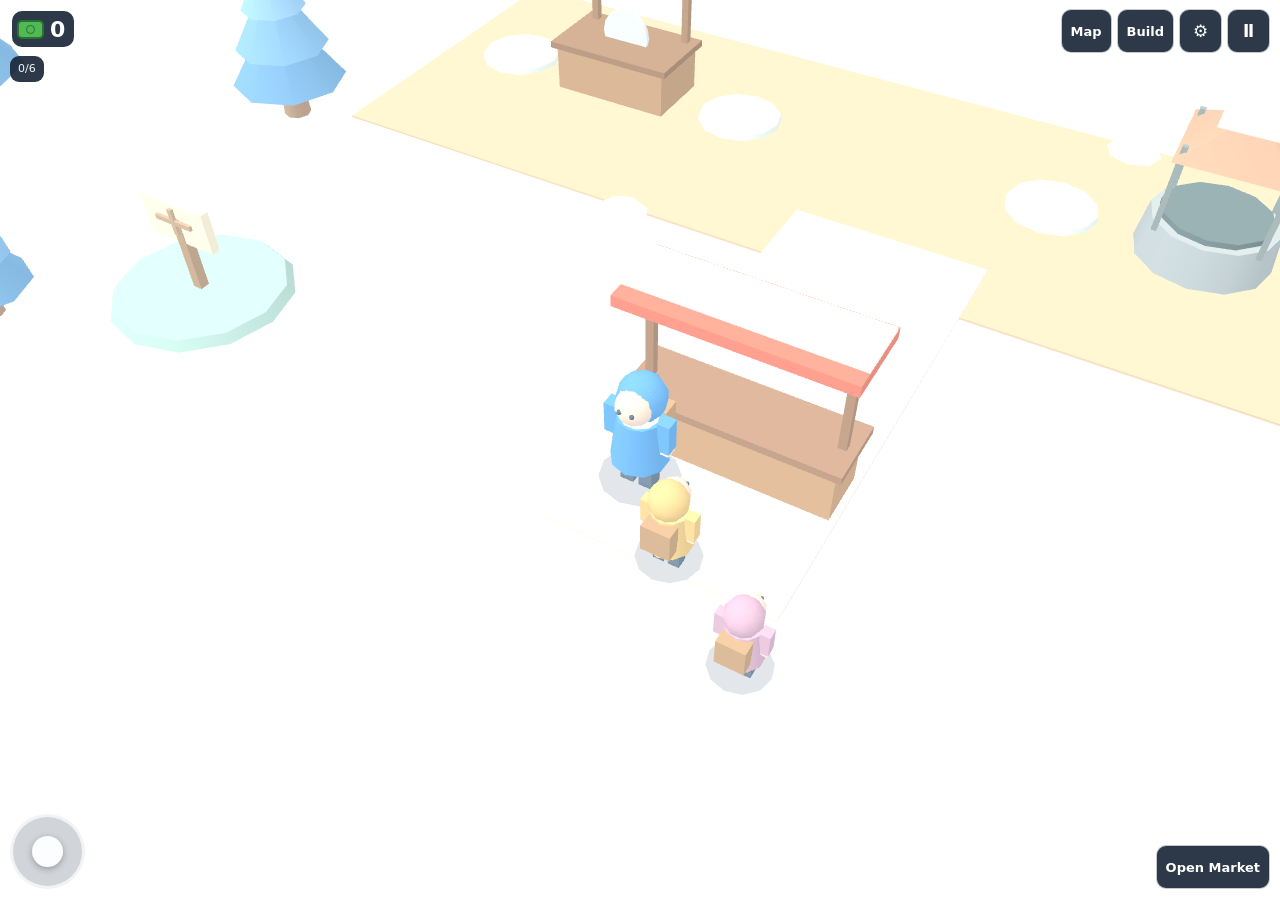
<file: frostfall-compact/index.html>
<!doctype html>
<html lang="en">
<head>
  <meta charset="utf-8">
  <meta name="viewport" content="width=device-width,initial-scale=1,viewport-fit=cover">
  <meta name="theme-color" content="#dbe7f2">
  <title>Frostfall Compact</title>
  <link rel="stylesheet" href="./styles.css">
</head>
<body>
  <main id="app">
    <div id="world">
      <canvas id="canvas"></canvas>
      <div id="labels"></div>
      <div id="stick" aria-label="Movement joystick"><div id="knob"></div></div>
      <div id="paused" hidden>Paused</div>
    </div>
    <header aria-label="Camp controls">
      <div class="cash"><span class="bill" aria-hidden="true"></span><strong id="cash">0</strong><span class="sr-only"> coins</span></div>
      <div class="toolbar">
        <button id="mapMenu" type="button" aria-pressed="false">Map</button>
        <button id="buildMenu" type="button" aria-pressed="false">Build</button>
        <button id="settingsMenu" type="button" aria-label="Settings" aria-pressed="false">⚙</button>
        <button id="pause" type="button" aria-label="Pause game" aria-pressed="false">Ⅱ</button>
      </div>
    </header>
    <section class="status" aria-label="Inventory and job">
      <div class="inventory"><b id="bagLabel" class="sr-only">Backpack</b><span id="bag"></span><span id="saveStatus" role="status"></span></div>
      <button id="jobStatus" type="button" hidden></button>
    </section>
    <div id="stationHud" hidden>
      <span id="hint"></span>
      <button id="stationMenu" type="button" aria-controls="panel" aria-expanded="false"></button>
    </div>
    <section id="panel" aria-labelledby="panelTitle" hidden>
      <div class="panel-title">
        <h2 id="panelTitle"></h2>
        <button id="closePanel" type="button">Close</button>
      </div>
      <div id="panelContent"></div>
    </section>
  </main>
  <script src="./three.min.js"></script>
  <script type="module" src="./game.mjs"></script>
</body>
</html>
</file>
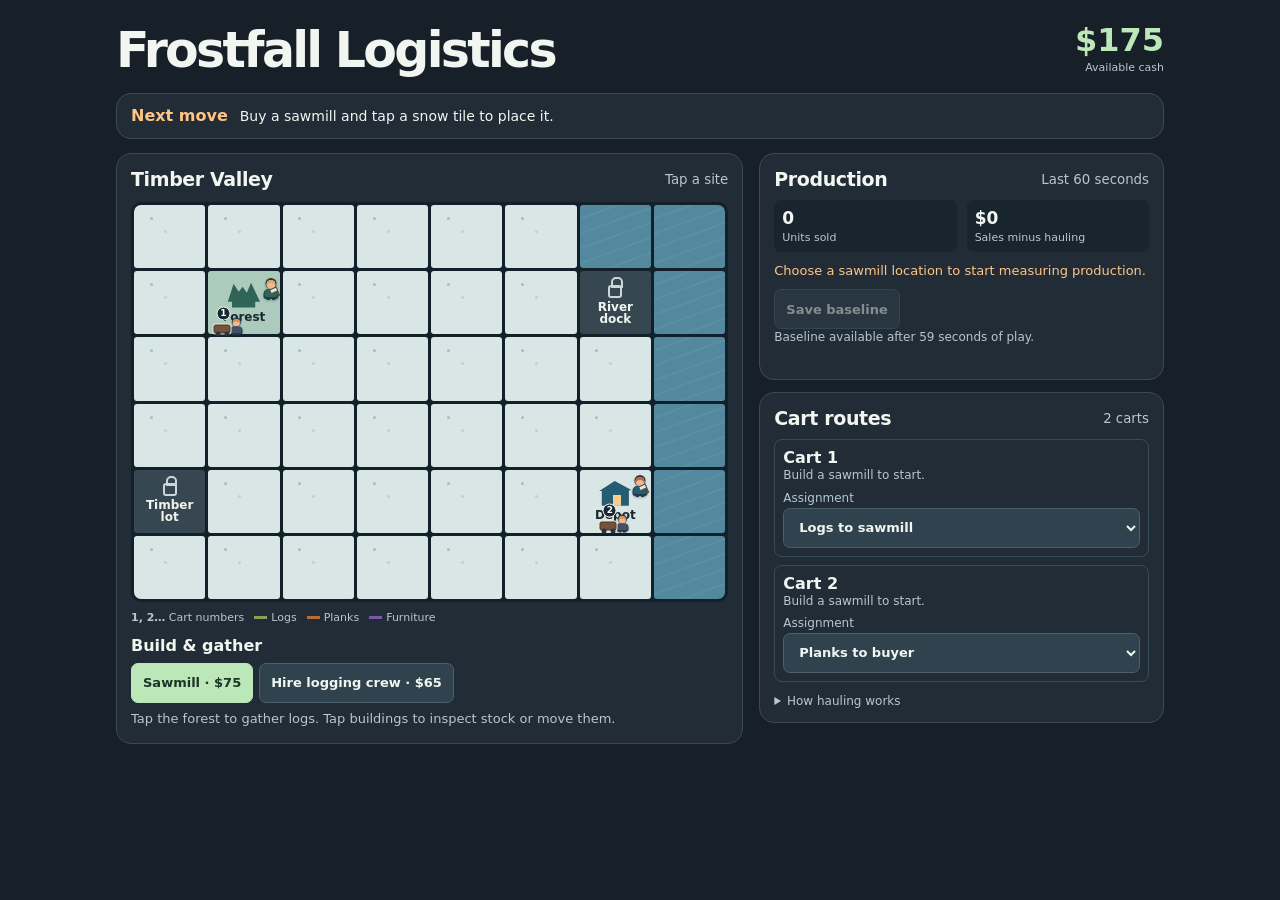
<file: frostfall-logistics/index.html>
<!doctype html>
<html lang="en">
<head>
<meta charset="utf-8">
<meta name="viewport" content="width=device-width, initial-scale=1, viewport-fit=cover">
<meta name="description" content="Build a snowy timber supply chain, spot the bottleneck, and put the profits back to work.">
<meta name="theme-color" content="#171f28">
<title>Frostfall Logistics</title>
<style>
:root{color-scheme:dark;--bg:#171f28;--panel:#212c36;--line:#3a4b56;--text:#f2f6f0;--muted:#b6c7cf;--mint:#bce7b8;--orange:#ffc585;--snow:#d9e6e6;--forest:#306456;--water:#538295;font-family:"Instrument Sans",system-ui,sans-serif}
*{box-sizing:border-box}
body{margin:0;background:var(--bg);color:var(--text);min-height:100vh}
main{max-width:1120px;margin:auto;padding:24px clamp(12px,3vw,36px) 42px}
header,.section-head,.actions,.stats,.legend{display:flex;align-items:center;gap:10px}
header,.section-head{justify-content:space-between}
header{margin-bottom:18px;align-items:flex-end}
h1,h2,h3,p{margin:0}
h1{font-size:clamp(27px,5vw,49px);line-height:1;letter-spacing:-.055em}
h2{font-size:19px;letter-spacing:-.02em}
h3{font-size:16px}
p{line-height:1.45}
small,.muted{color:var(--muted)}
.money{text-align:right;flex:none}
.money strong{display:block;font-size:clamp(22px,4vw,32px);line-height:1;color:var(--mint);font-variant-numeric:tabular-nums}
.money small{font-size:11px}
.layout{display:grid;grid-template-columns:minmax(0,1.55fr) minmax(270px,1fr);gap:16px;align-items:start}
.panel,.brief{border:1px solid var(--line);border-radius:15px;background:var(--panel)}
.panel{padding:14px}
.brief{margin-bottom:14px;padding:12px 14px;display:flex;align-items:baseline;gap:12px}
.brief strong{color:var(--orange);flex:none}
.brief p{font-size:14px}
.map-shell{margin-top:12px;position:relative}
.figures{position:absolute;inset:3px;pointer-events:none;z-index:3}
.figure{position:absolute;left:var(--x);top:var(--y);transform:translate(-50%,-50%)}
.crew{width:15px;height:22px;--coat:#2b6656;--hat:#e2aa55}
.crew.miller{--coat:#4d617d;--hat:#507caa}
.crew.maker{--coat:#704b70;--hat:#a35d74}
.crew.buyer{--coat:#225d75;--hat:#c76142}
.person{position:relative;display:block;width:15px;height:21px;filter:drop-shadow(0 1px 1px #17283155)}
.person::before,.person::after{content:"";position:absolute}
.person::before{inset:1px 3px auto;height:9px;background:#efba91;border-radius:5px;box-shadow:inset 0 3px var(--hat),0 -1px 0 1px #263947}
.person::after{inset:10px 1px auto;height:8px;background:var(--coat);border-radius:4px 4px 2px 2px;box-shadow:0 1px 0 1px #263947}
.person i{position:absolute;left:3px;bottom:0;width:9px;height:5px;background:linear-gradient(90deg,#263947 38%,transparent 38% 62%,#263947 62%);border-radius:1px}
.crew .tool{position:absolute;width:2px;height:10px;background:#694a32;right:-2px;top:7px;transform-origin:bottom center;transform:rotate(-24deg)}
.crew .tool::before{content:"";position:absolute;width:6px;height:3px;right:0;top:0;background:#f0e6c9;border:1px solid #45525f;border-radius:1px}
.crew.active .tool{animation:work 1s steps(3,end) infinite alternate}
@keyframes work{to{transform:rotate(38deg)}}
.cart{width:29px;height:25px;transition:left .24s linear,top .24s linear}
.cart-frame{position:absolute;inset:0;transform:scaleX(var(--direction,1))}
.cart .person{position:absolute;bottom:3px;right:0;--hat:#d69058;--coat:#454f66;scale:.82;transform-origin:right bottom}
.cart-bed{position:absolute;left:0;bottom:5px;width:17px;height:9px;background:#76523a;border:1px solid #42352e;border-radius:2px;box-shadow:0 0 0 1px #f4e9cf}
.cart-bed::after{content:"";position:absolute;left:1px;bottom:-4px;width:5px;height:5px;border-radius:50%;background:#243644;box-shadow:9px 0 #243644}
.cargo{display:none;position:absolute;left:2px;bottom:11px;width:13px;height:7px;border:1px solid #4a332d;border-radius:2px;background:#b98048}
.cart[data-cargo="logs"] .cargo{display:block;background:repeating-linear-gradient(#cb9c63 0 2px,#7b4e32 2px 3px)}
.cart[data-cargo="planks"] .cargo{display:block;background:repeating-linear-gradient(90deg,#e3ad62 0 3px,#92613c 3px 4px)}
.cart[data-cargo="furniture"] .cargo{display:block;background:#bd96e5}
.cart-number{position:absolute;z-index:1;left:3px;top:-7px;display:grid;place-items:center;min-width:14px;height:14px;border-radius:8px;padding:0 2px;background:#172831;color:#fff;border:1px solid #f2f6f0;font:800 9px/1 system-ui,sans-serif}
@media(prefers-reduced-motion:reduce){.cart{transition:none}.crew.active .tool{animation:none}}
.map{display:grid;grid-template-columns:repeat(8,minmax(0,1fr));gap:3px;background:#12202a;border:3px solid #12202a;border-radius:10px;overflow:hidden}
.tile{position:relative;aspect-ratio:1.13;min-width:0;border:0;padding:2px;border-radius:3px;color:#172831;background:var(--snow);display:flex;flex-direction:column;align-items:center;justify-content:center;font-size:clamp(8px,1.25vw,12px);font-weight:800;line-height:1.05}
.tile.snow:empty::after{content:"";width:3px;height:3px;position:absolute;top:19%;left:22%;background:#a2c0c0;border-radius:50%;box-shadow:14px 13px #c0d2d0}
.tile.forest{background:#adcbbd}.tile.water{background:repeating-linear-gradient(160deg,#54889e 0 12px,#5a8fa2 12px 14px)}
.tile.locked{background:#364751;color:#f1f5ee}.tile.buildable{box-shadow:inset 0 0 0 2px #4e8e71;background:#e6efcb}
.tile.selected{box-shadow:inset 0 0 0 3px #ea9744}
.tile-name{position:relative;z-index:2;max-width:100%;overflow-wrap:anywhere}
.mark{position:relative;width:48%;height:42%;margin-bottom:3px;display:block;z-index:2}
.mark.forest{background:var(--forest);clip-path:polygon(18% 4%,34% 36%,46% 16%,59% 40%,72% 0,100% 77%,85% 77%,85% 100%,13% 100%,13% 77%,0 77%)}
.mark.mill,.mark.shop,.mark.dock,.mark.yard{background:#48586d;clip-path:polygon(0 40%,48% 0,100% 36%,92% 38%,92% 100%,8% 100%,8% 40%)}
.mark.shop{background:#865035}.mark.dock{background:#265d72}.mark.yard{background:#665d53}
.mark.mill::after,.mark.shop::after,.mark.dock::after,.mark.yard::after{content:"";position:absolute;bottom:0;left:42%;width:25%;height:43%;background:#f5ce94}
.mark.locked{width:21%;height:21%;border:2px solid #c8d7d8;border-radius:3px;margin-top:5px}
.mark.locked::after{content:"";width:75%;height:80%;border:2px solid #c8d7d8;border-radius:5px 5px 0 0;position:absolute;bottom:90%;left:12%}
.route{position:absolute;pointer-events:none;z-index:1;border-radius:6px;opacity:.85}
.route.logs{background:#81a456}.route.planks{background:#b66c35}.route.goods{background:#775aaa}
.route.horizontal{height:3px;width:100%;left:0;top:calc(50% + var(--offset))}
.route.vertical{width:3px;height:100%;top:0;left:calc(50% + var(--offset))}
.route.node{height:7px;width:7px;left:calc(50% - 2px + var(--offset));top:calc(50% - 2px + var(--offset))}
.legend{margin-top:9px;flex-wrap:wrap;font-size:11px;color:var(--muted)}
.swatch{display:inline-block;width:13px;height:3px;background:var(--color);margin-right:4px;vertical-align:middle}
.controls{margin-top:12px}
.actions{flex-wrap:wrap;gap:6px;margin-top:8px}
button,select{font:inherit}
button{cursor:pointer}
button:focus-visible,select:focus-visible{outline:3px solid #e6ab6b;outline-offset:2px}
.action,select{min-height:40px;padding:8px 11px;background:#30424e;color:var(--text);border:1px solid #4b606a;border-radius:7px;font-weight:700;font-size:13px}
.action.primary{background:var(--mint);color:#1b3527;border-color:var(--mint)}
.action[aria-pressed="true"]{background:var(--orange);color:#392417}
.action:disabled{opacity:.48;cursor:default}
#hint,#notice{margin-top:7px;font-size:13px}
#notice{color:var(--mint)}
#detail{min-height:74px;margin-top:12px;border-top:1px solid var(--line);padding-top:10px;font-size:13px}
#detail p{margin-top:4px}
#detail.closed{display:none}
.sidebar{display:grid;gap:12px}
.stats{flex-wrap:wrap;align-items:stretch;margin:10px 0}
.stats div{flex:1;min-width:74px;padding:8px;border-radius:7px;background:#19252e}
.stats strong,.stats small{display:block}.stats strong{font-size:17px;font-variant-numeric:tabular-nums}
.stats small{font-size:11px;margin-top:3px}
.diagnosis{color:var(--orange);font-size:13px;margin-top:8px}
.routes{margin-top:10px;display:grid;gap:8px}
.route-card{border:1px solid var(--line);border-radius:8px;padding:8px}
.route-card label{display:block;margin-top:6px;font-size:12px;color:var(--muted)}
.route-card select{width:100%;margin-top:3px}
.route-card p,.measure{font-size:12px}
#comparison{min-height:36px}
details{margin-top:12px;font-size:12px;color:var(--muted)}
summary{cursor:pointer}
details p{margin-top:6px}
@media(max-width:700px){
  main{padding-top:16px}.layout{grid-template-columns:1fr;gap:12px}.panel{padding:11px}
  .tile{aspect-ratio:1.05;font-size:8px}
  .brief{gap:6px;display:block}.brief p{margin-top:2px}
  .map{gap:2px;border-width:2px}
}
</style>
</head>
<body>
<main>
<header><h1>Frostfall Logistics</h1><div class="money"><strong id="cash"></strong><small>Available cash</small></div></header>
<section class="brief" aria-label="Current objective"><strong>Next move</strong><p id="objective"></p></section>
<div class="layout">
<section class="panel" aria-label="Camp map">
  <div class="section-head"><h2>Timber Valley</h2><small id="map-mode">Tap a site</small></div>
  <div class="map-shell">
    <div id="map" class="map" aria-label="Timber Valley map"></div>
    <div id="figures" class="figures" aria-hidden="true"></div>
  </div>
  <div class="legend"><span><b>1, 2…</b> Cart numbers</span><span><i class="swatch" style="--color:#81a456"></i>Logs</span><span><i class="swatch" style="--color:#b66c35"></i>Planks</span><span><i class="swatch" style="--color:#775aaa"></i>Furniture</span></div>
  <div class="controls"><h3>Build &amp; gather</h3><div class="actions" id="build-actions"></div><p class="muted" id="hint"></p><p id="notice" role="status" hidden></p></div>
  <div id="detail" class="closed" aria-label="Selected site"></div>
</section>
<div class="sidebar">
<section class="panel"><div class="section-head"><h2>Production</h2><small>Last 60 seconds</small></div>
<div class="stats"><div><strong id="units">0</strong><small>Units sold</small></div><div><strong id="net">$0</strong><small>Sales minus hauling</small></div></div><p id="diagnosis" class="diagnosis"></p>
<div class="actions"><button class="action" id="baseline">Save baseline</button></div><p id="comparison" class="measure muted"></p></section>
<section class="panel"><div class="section-head"><h2>Cart routes</h2><small id="fleet"></small></div><div id="routes" class="routes"></div>
<details><summary>How hauling works</summary><p>Carts take two seconds per tile each way, plus four seconds to load and unload. Trips cost $1 per leg of distance, charged as a round trip. Building closer saves both time and cash. Carts wait for a full load. When a cart supplies the furniture shop, the mill reserves its next six planks if the shop is low on stock.</p></details></section>
</div>
</div>
</main>
<script>
(() => {
'use strict';
const WIDTH = 8, HEIGHT = 6;
const SAVE = 'frostfall-logistics-v1';
const forest = {x:1,y:1}, depot = {x:6,y:4}, timber = {x:0,y:4}, river = {x:6,y:1};
const stages = {
  mill:{name:'Sawmill',price:75,input:'logs',output:'planks',time:4},
  shop:{name:'Furniture shop',price:950,input:'planks',output:'furniture',time:10},
  yard:{name:'Storage yard',price:180},
};
const marketPrices = {depot:{planks:9,furniture:28},river:{planks:12,furniture:38}};
const initial = () => ({
  cash:175, buildings:{}, forestLogs:12, timberLogs:0, timber:false, river:false, cutting:false,
  carts:[{route:'logs',load:0,remaining:0,target:null},{route:'planks',load:0,remaining:0,target:null}],
  sold:0, firstExpansion:null, market:null, baseline:null, handRest:0,
});
let state = initial();
try {
  const saved = JSON.parse(localStorage.getItem(SAVE));
  if (saved && saved.buildings && Array.isArray(saved.carts) && saved.carts.length >= 2) state = {...state,...saved};
} catch {}
let selected = null, placing = null, time = 0;
let events = [], cutTime = 0, savedTime = 0;
const $ = id => document.getElementById(id);
const cash = n => '$' + Math.round(n).toLocaleString('en-US');
const same = (a,b) => a && b && a.x === b.x && a.y === b.y;
const distance = (a,b) => Math.abs(a.x-b.x) + Math.abs(a.y-b.y);
const order = ['logs','planks','supply','furniture'];
const names = {logs:'Logs to sawmill',planks:'Planks to buyer',supply:'Planks to furniture shop',furniture:'Furniture to buyer'};
const cap = () => state.buildings.yard ? 36 : 16;
const cartPrice = () => 230 + Math.max(0,state.carts.length-2)*160;
const market = () => state.market || 'depot';
const sellPoint = () => market() === 'river' ? river : depot;
const legTime = (from,to) => 2*distance(from,to)+2;
function save() {
  try { localStorage.setItem(SAVE,JSON.stringify(state)); }
  catch { notify('This browser could not save your progress.'); }
}
function notify(message) { $('notice').textContent = message; $('notice').hidden = !message; }
function route(id) {
  const mill = state.buildings.mill, shop = state.buildings.shop;
  if (!mill) return null;
  if (id === 'logs') {
    const useTimber = state.timber && state.timberLogs >= 6 &&
      (state.forestLogs < 6 || distance(timber,mill) < distance(forest,mill));
    return {from:useTimber ? timber : forest,to:mill,source:useTimber ? 'timberLogs' : 'forestLogs',target:'mill',capacity:cap()};
  }
  if (id === 'planks') return {from:mill,to:sellPoint(),source:'mill',target:market()};
  if (!shop) return null;
  if (id === 'supply') return {from:mill,to:shop,source:'mill',target:'shop',capacity:cap()};
  if (id === 'furniture') return {from:shop,to:sellPoint(),source:'shop',target:market()};
  return null;
}
function isBusy(cart) { return cart.remaining > 0; }
function inbound(target) { return state.carts.reduce((sum,c) => sum + (c.target === target ? c.load : 0),0); }
function stock(key) { return state.buildings[key]?.output ?? state[key] ?? 0; }
function removeStock(key,n) {
  if (state.buildings[key]) state.buildings[key].output -= n;
  else state[key] -= n;
}
function logEvent(change, sold = 0) {
  if (change || sold) events.push({time,change,sold});
}
function operate(cart) {
  const job = route(cart.route);
  if (!job || stock(job.source) < 6) return;
  const shop = state.buildings.shop;
  if (cart.route === 'planks' && shop && shop.input + inbound('shop') < 6 &&
    state.carts.some(c => c.route === 'supply') && stock(job.source) < 12) return;
  const building = state.buildings[job.target];
  if (building && building.input + inbound(job.target) + 6 > job.capacity) return;
  const tiles = distance(job.from,job.to), cost = tiles * 2;
  if (state.cash < cost) return;
  state.cash -= cost;
  logEvent(-cost);
  removeStock(job.source,6);
  cart.load = 6; cart.target = job.target; cart.remaining = legTime(job.from,job.to); cart.returnTime = cart.remaining;
  cart.good = cart.route === 'furniture' ? 'furniture' : cart.route === 'logs' ? 'logs' : 'planks';
  cart.trip = {from:{x:job.from.x,y:job.from.y},to:{x:job.to.x,y:job.to.y}};
}
function tick(dt) {
  time += dt;
  state.handRest = Math.max(0,state.handRest-dt);
  cutTime += dt;
  if (cutTime >= 2) {
    cutTime -= 2;
    if (state.cutting) state.forestLogs = Math.min(30,state.forestLogs+2);
    if (state.timber) state.timberLogs = Math.min(36,state.timberLogs+4);
  }
  for (const [id,b] of Object.entries(state.buildings)) {
    const recipe = stages[id];
    if (!recipe.input || b.input <= 0 || b.output >= cap()) { b.time = 0; continue; }
    b.time += dt;
    if (b.time >= recipe.time) { b.time -= recipe.time; b.input--; b.output++; }
  }
  for (const cart of state.carts) {
    if (!isBusy(cart)) { operate(cart); continue; }
    cart.remaining = Math.max(0,cart.remaining - dt);
    if (cart.remaining || !cart.target) continue;
    if (state.buildings[cart.target]) state.buildings[cart.target].input += cart.load;
    else {
      const revenue = marketPrices[cart.target][cart.good] * cart.load;
      state.cash += revenue;
      state.sold += cart.load;
      logEvent(revenue,cart.load);
    }
    cart.remaining = cart.returnTime;
    cart.load = 0; cart.target = null;
  }
  events = events.filter(e => time-e.time < 60);
  savedTime += dt;
  if (savedTime >= 5) { savedTime = 0; save(); }
}
function terrain(pos) {
  if (same(pos,forest)) return 'forest';
  if (same(pos,depot)) return 'depot';
  if (same(pos,timber)) return 'timber';
  if (same(pos,river)) return 'river';
  if ((pos.x === 7) || (pos.x >= 6 && pos.y === 0)) return 'water';
  return 'snow';
}
function tileInfo(pos) {
  const building = Object.entries(state.buildings).find(([,b]) => same(b,pos));
  if (building) return {id:building[0],name:stages[building[0]].name,mark:building[0]};
  const land = terrain(pos);
  if (land === 'forest') return {id:land,name:'Forest',mark:'forest'};
  if (land === 'depot') return {id:land,name:'Depot',mark:'dock'};
  if (land === 'timber') return {id:land,name:'Timber lot',mark:state.timber?'forest':'locked'};
  if (land === 'river') return {id:land,name:'River dock',mark:state.river?'dock':'locked'};
  return {id:land,name:'',mark:''};
}
const map = $('map'), tiles = [];
for (let y=0;y<HEIGHT;y++) for (let x=0;x<WIDTH;x++) {
  const tile = document.createElement('button');
  tile.type = 'button'; tile.className = 'tile'; map.append(tile);
  tile.onclick = () => selectTile({x,y});
  tiles.push({x,y,tile});
}
function routeMarks(pos) {
  return order.map((id,i) => {
    const plan = route(id);
    if (!plan || !state.carts.some(c=>c.route === id)) return '';
    const {from,to} = plan;
    const inRange = (v,a,b) => v >= Math.min(a,b) && v <= Math.max(a,b);
    const classes = [pos.y===from.y && from.x!==to.x && inRange(pos.x,from.x,to.x) ? 'horizontal' : '',
      pos.x===to.x && from.y!==to.y && inRange(pos.y,from.y,to.y) ? 'vertical' : '',
      same(pos,from)||same(pos,to) ? 'node' : ''];
    const color = id==='logs'?'logs':id==='furniture'?'goods':'planks';
    return classes.filter(Boolean).map(c => '<i class="route '+color+' '+c+'" style="--offset:'+(i*3-5)+'px"></i>').join('');
  }).join('');
}
let drawn = '';
function renderMap() {
  const mapKey = JSON.stringify([state.buildings.mill?.x,state.buildings.mill?.y,state.buildings.shop?.x,
    state.buildings.shop?.y,state.buildings.yard?.x,state.buildings.yard?.y,state.timber,state.river,state.market,
    state.carts.map(c=>c.route),route('logs')?.source,selected,placing]);
  if (mapKey === drawn) return;
  drawn = mapKey;
  for (const pos of tiles) {
    const {tile,x,y} = pos, info = tileInfo(pos);
    tile.className = 'tile '+(info.mark==='locked'?'locked':info.id==='water'?'water':info.mark==='forest'?'forest':info.id==='snow'?'snow':'');
    tile.classList.toggle('buildable',!!placing && info.id==='snow');
    tile.classList.toggle('selected',same(selected,pos));
    tile.setAttribute('aria-label',info.name || (info.id==='water'?'River':'Snow tile')+' '+(x+1)+', '+(y+1));
    tile.innerHTML = routeMarks(pos) + (info.mark ? '<span class="mark '+info.mark+'"></span><span class="tile-name">'+info.name+'</span>' : '');
  }
}
const figures = $('figures');
const crewSprites = new Map();
const cartSprites = [];
const personSprite = '<span class="person"><i></i></span>';
function positionFigure(node,x,y) {
  node.style.setProperty('--x', (x+.5)*100/WIDTH+'%');
  node.style.setProperty('--y', (y+.5)*100/HEIGHT+'%');
}
function drawCrew(id,role,site,working,offset=.35) {
  let sprite=crewSprites.get(id);
  if (!site) { if (sprite) sprite.hidden=true; return; }
  if (!sprite) {
    sprite=document.createElement('span');
    sprite.className='figure crew '+role;
    sprite.innerHTML=personSprite+'<span class="tool"></span>';
    figures.append(sprite);crewSprites.set(id,sprite);
  }
  sprite.hidden=false;
  sprite.classList.toggle('active',working);
  positionFigure(sprite,site.x+offset,site.y-.21);
}
function cartPosition(cart,index,plan) {
  const travel = isBusy(cart) && (cart.trip || plan);
  if (!travel) {
    const parking = plan?.from || (cart.route === 'logs' ? forest : depot);
    return {x:parking.x+(index%3-1)*.23,y:parking.y+.34+Math.floor(index%6/3)*.12,direction:1};
  }
  const {from,to}=travel;
  const going = !!cart.target;
  const progress=Math.max(0,Math.min(1,(cart.returnTime-cart.remaining-1)/Math.max(1,cart.returnTime-2)));
  const tiles=(going ? progress : 1-progress)*distance(from,to);
  const xDistance=Math.abs(from.x-to.x);
  const dx=Math.sign(to.x-from.x),dy=Math.sign(to.y-from.y);
  const offset=(index%4-1.5)*.105;
  return {x:from.x+dx*Math.min(xDistance,tiles)+offset,
    y:from.y+dy*Math.max(0,tiles-xDistance)+offset+.14,
    direction:(dx||dy||1)*(going?1:-1)};
}
function renderFigures() {
  const {mill,shop}=state.buildings;
  drawCrew('forest','logger',forest,state.cutting && state.forestLogs<30);
  drawCrew('timber','logger',state.timber ? timber : null,state.timberLogs<36);
  drawCrew('mill','miller',mill,!!mill && mill.input>0 && mill.output<cap());
  drawCrew('shop','maker',shop,!!shop && shop.input>0 && shop.output<cap());
  drawCrew('depot','buyer',depot,state.carts.some(c=>c.target==='depot'));
  drawCrew('river','buyer',state.river ? river : null,state.carts.some(c=>c.target==='river'),-.32);
  for (const [index,cart] of state.carts.entries()) {
    let sprite=cartSprites[index];
    if (!sprite) {
      sprite=document.createElement('span');sprite.className='figure cart';
      sprite.innerHTML='<span class="cart-frame">'+personSprite+'<span class="cart-bed"></span><span class="cargo"></span></span><span class="cart-number">'+(index+1)+'</span>';
      figures.append(sprite);cartSprites.push(sprite);
    }
    const pos=cartPosition(cart,index,route(cart.route));
    positionFigure(sprite,pos.x,pos.y);
    sprite.style.setProperty('--direction',pos.direction);
    sprite.dataset.cargo=cart.load ? cart.good : '';
  }
}
function selectTile(pos) {
  if (placing) {
    if (tileInfo(pos).id !== 'snow') { notify('Choose a highlighted snow tile.'); return; }
    const {id,move} = placing, cost = move ? 45 : stages[id].price;
    if (state.cash < cost) { notify('You need '+cash(cost)+' for this site.'); return; }
    state.cash -= cost;
    state.buildings[id] = {...(move ? state.buildings[id] : {input:0,output:0,time:0}),...pos};
    placing = null; selected = pos;
    notify(stages[id].name+(move?' moved.':' built.'));
    save(); render(); return;
  }
  selected = pos;
  notify('');
  render();
}
function purchase(cost,apply,message) {
  if (state.cash < cost) return;
  state.cash -= cost; apply(); notify(message); save(); render();
}
function buyLand(id) {
  if (state[id] || !state.sold) return;
  const price = id==='river' ? 570 : 430;
  purchase(price,() => { state[id] = true; state.firstExpansion ||= id;
    if (id==='timber') state.timberLogs = 12; else state.market = 'river'; },id==='river'?'River dock is open. Future sales carts will use it.':'Timber lot opened. It gathers extra logs automatically.');
}
function chooseMarket(id) {
  if (!state.river) return;
  state.market = id;
  notify('New trips will use the '+(id==='river'?'River dock.':'Depot.'));
  save(); render();
}
function action(label,fn,{disabled=false,primary=false,pressed}={}) {
  const b=document.createElement('button');
  b.type='button'; b.className='action'+(primary?' primary':''); b.textContent=label;
  b.disabled=disabled; if (pressed!==undefined) b.setAttribute('aria-pressed',String(pressed)); b.onclick=fn; return b;
}
function place(id,move=false) {
  const cost = move ? 45 : stages[id].price;
  if (state.cash < cost) return;
  placing = placing?.id===id && placing.move===move ? null : {id,move};
  notify(''); render();
}
let actionsKey = '', detailKey = '';
function renderActions() {
  const key=JSON.stringify([Object.keys(state.buildings),state.cutting,placing,
    !state.buildings.mill && state.cash>=75,!state.cutting && state.cash>=65,
    !state.buildings.shop && state.cash>=950,!state.buildings.yard && state.cash>=180,state.cash>=cartPrice(),cartPrice()]);
  if(key===actionsKey) return;
  actionsKey=key;
  const a=$('build-actions'); a.replaceChildren();
  if (!state.buildings.mill) a.append(action('Sawmill · $75',()=>place('mill'),{disabled:state.cash<75,primary:true,pressed:placing?.id==='mill'}));
  a.append(action(state.cutting?'Logging crew hired':'Hire logging crew · $65',()=>{
    purchase(65,()=>{state.cutting=true;},'The logging crew gathers two logs every two seconds.');
  },{disabled:state.cutting||state.cash<65}));
  if (state.buildings.mill) {
    a.append(action('Cart · '+cash(cartPrice()),()=>purchase(cartPrice(),()=>{
      state.carts.push({route:'planks',load:0,remaining:0,target:null});
    },'Cart added to the plank route.'),{disabled:state.cash<cartPrice()}));
    for (const id of ['yard','shop']) if (!state.buildings[id]) {
      a.append(action(stages[id].name+' · '+cash(stages[id].price),()=>place(id),
        {disabled:state.cash<stages[id].price,pressed:placing?.id===id}));
    }
  }
  if (placing) a.append(action('Cancel',()=>{placing=null;notify('');render();}));
}
function renderDetail() {
  const d=$('detail');
  if (!selected) {d.classList.add('closed');return;}
  d.classList.remove('closed');
  const info=tileInfo(selected), b=state.buildings[info.id];
  let copy='', label='', fn=null, disabled=false, extra=null;
  if (info.id==='forest') {
    copy=state.forestLogs+'/30 logs ready. '+(state.cutting ?
      (state.forestLogs>=30?'Crew is waiting for a pickup.':'Crew is cutting logs.') : 'Gather a load here or hire a crew.');
    label='Gather 6 logs'; disabled=state.forestLogs>=30;
    fn=()=>{state.forestLogs=Math.min(30,state.forestLogs+6);notify('Gathered logs.');save();render();};
    const mill=state.buildings.mill;
    if (mill) extra=['Carry 6 to sawmill',()=>{
      if (state.handRest || state.forestLogs<6 || mill.input+inbound('mill')+6>cap()) return;
      state.forestLogs-=6;mill.input+=6;state.handRest=16;notify('Delivered six logs.');save();render();
    },!!state.handRest || state.forestLogs<6 || mill.input+inbound('mill')+6>cap()];
  } else if (info.id==='timber' || info.id==='river') {
    const isRiver=info.id==='river', price=isRiver?570:430, bought=state[info.id];
    copy=isRiver?'Sell planks for $12 each and furniture for $38. Compare haul costs with the Depot.':
      'Gather four extra logs every two seconds. Log carts use the closer forest when there is a full load.';
    if (bought && !isRiver) copy += ' '+state.timberLogs+'/36 logs ready.';
    if (!bought) {label='Open · '+cash(price); disabled=!state.sold||state.cash<price; fn=()=>buyLand(info.id);}
    else if (isRiver) {label=market()==='river'?'Active buyer':'Send sales here'; disabled=market()==='river'; fn=()=>chooseMarket('river');}
  } else if (info.id==='depot') {
    copy='Buys planks for $9 and furniture for $28.';
    if (state.river) {label=market()==='depot'?'Active buyer':'Send sales here'; disabled=market()==='depot'; fn=()=>chooseMarket('depot');}
  } else if (info.id==='yard') copy='Raises each workshop’s input and output capacity from 16 to 36.';
  else if (b) {
    const recipe=stages[info.id];
    const activity=b.output>=cap() ? 'Output full' : b.input ? 'Making '+recipe.output : 'Waiting for '+recipe.input;
    copy=activity+' · '+b.input+'/'+cap()+' '+recipe.input+' in · '+b.output+'/'+cap()+' '+recipe.output+' out. One every '+recipe.time+' seconds.';
    label='Move · $45'; disabled=state.cash<45; fn=()=>place(info.id,true);
    extra=['Sell 3 '+recipe.output+' by hand',()=>{
      if (state.handRest || b.output<3) return;
      const revenue=marketPrices[market()][recipe.output]*3;
      b.output-=3;state.handRest=16;state.cash+=revenue;state.sold+=3;logEvent(revenue,3);notify('Sold three '+recipe.output+'.');save();render();
    },!!state.handRest || b.output<3];
  } else copy=info.id==='water'?'River':'Empty land. Choose a building, then tap a snow tile.';
  if (extra && state.handRest) copy += ' · Hand hauling ready in '+Math.ceil(state.handRest)+'s.';
  const key=JSON.stringify([info.name,label,disabled,extra?.[2]]);
  if(key===detailKey) {d.querySelector('p').textContent=copy;return;}
  detailKey=key;
  d.innerHTML='<h3>'+(info.name||'Map tile')+'</h3><p class="muted">'+copy+'</p>';
  if(fn) {
    const area=document.createElement('div');area.className='actions';area.append(action(label,fn,{disabled,primary:true}));
    if(extra) area.append(action(extra[0],extra[1],{disabled:extra[2]}));
    d.append(area);
  }
}
const routeCards = [];
function renderRoutes() {
  $('fleet').textContent=state.carts.length+' carts';
  for (const [i,c] of state.carts.entries()) {
    if (!routeCards[i]) {
      const card=document.createElement('div');card.className='route-card';
      const h=document.createElement('h3');h.textContent='Cart '+(i+1);
      const p=document.createElement('p');p.className='muted';
      const label=document.createElement('label');label.textContent='Assignment';
      const select=document.createElement('select');select.setAttribute('aria-label','Cart '+(i+1)+' assignment');
      for (const id of order) {const o=document.createElement('option');o.value=id;o.textContent=names[id];select.append(o);}
      select.onchange=()=>{c.route=select.value;save();render();};
      label.append(select);card.append(h,p,label);$('routes').append(card);routeCards.push({p,select});
    }
    const {p,select}=routeCards[i], r=route(c.route);
    select.value=c.route;
    for (const option of select.options) option.disabled=(option.value==='supply'||option.value==='furniture')&&!state.buildings.shop;
    const destination=stages[c.target]?.name || (c.target==='river'?'River dock':'Depot');
    const activity=c.load ? 'Carrying '+c.load+' '+c.good+' to '+destination : isBusy(c) ? 'Returning empty' : 'Waiting for a load';
    p.textContent=r ? activity+' · '+(2*legTime(r.from,r.to))+'s round trip · '+cash(2*distance(r.from,r.to))+' haul cost':'Build a sawmill to start.';
  }
}
function bottleneck() {
  const mill=state.buildings.mill;
  if(!mill)return 'Choose a sawmill location to start measuring production.';
  const sales = route(state.buildings.shop ? 'furniture' : 'planks');
  if (sales && state.cash < 2*distance(sales.from,sales.to) && !state.carts.some(c=>c.load && marketPrices[c.target])) {
    return 'Cash is tight. Sell a few planks by hand to fund the next cart trip.';
  }
  if (mill.output>=cap()-1) return 'Sawmill output is backed up. Add a cart, shorten the sales route, or feed a furniture shop.';
  if (!state.carts.some(c=>c.route==='logs')) return 'No cart is assigned to haul logs.';
  if (mill.input===0 && state.cash<2*distance(route('logs').from,mill) && !inbound('mill')) return 'Hauling cash is low. Carry logs from the forest to the sawmill.';
  if (mill.input===0 && state.forestLogs<6 && state.timberLogs<6 && !inbound('mill')) return 'The forest needs more logs. Gather a load or hire a logging crew.';
  if (mill.input===0 && inbound('mill')) return 'A load of logs is on the way to the sawmill.';
  if (mill.input===0) return 'The sawmill is waiting for logs. Shorten the logging route or reassign a cart.';
  if (state.buildings.shop?.output>=cap()-1) return 'Furniture is piling up. Assign a cart to sell it.';
  const logs=route('logs'), planks=route('planks'), capacity=(r,id)=>state.carts.filter(c=>c.route===id).length*360/(2*legTime(r.from,r.to));
  if (capacity(logs,'logs')<15 && mill.input<6) return 'The sawmill can use 15 logs a minute. Log carts are slower than that.';
  if (capacity(planks,'planks')<15 && mill.output>=6 && !state.carts.some(c=>c.route==='supply')) return 'The plank route is slower than the sawmill. More cart capacity or a shorter trip could help.';
  return 'The sawmill has work and room for output.';
}
function metrics() {return events.reduce((t,e)=>({net:t.net+e.change,sold:t.sold+e.sold}),{net:0,sold:0});}
function render() {
  $('cash').textContent=cash(state.cash);
  $('objective').textContent=!state.buildings.mill?'Buy a sawmill and tap a snow tile to place it.':
    !state.sold?'Use your starting logs to make a first sale. Two carts are already assigned.':
    !state.cutting?'Hire a logging crew or gather more logs at the forest.':
    !state.firstExpansion?'Improve the route, then open the Timber lot or River dock. Tap either site for costs.':
    !state.buildings.shop?'Try a furniture shop, or use extra carts to improve your plank sales.':
    'Set one cart to supply furniture and another to sell it. Compare the results against your baseline.';
  $('map-mode').textContent=placing?'Choose a snow tile':'Tap a site';
  $('hint').textContent=placing?'Highlighted tiles are available. Route length depends on placement.':'Tap the forest to gather logs. Tap buildings to inspect stock or move them.';
  renderMap();renderFigures();renderActions();renderDetail();renderRoutes();
  const m=metrics(), sign=n=>n<0?'−':n>0?'+':'';
  $('units').textContent=m.sold;
  $('net').textContent=sign(m.net)+cash(Math.abs(m.net));
  $('diagnosis').textContent=bottleneck();
  $('baseline').disabled=time<60;
  const b=state.baseline;
  $('comparison').textContent=b ? 'Baseline: '+b.sold+' sold · '+sign(b.net)+cash(Math.abs(b.net))+' after hauling. Change: '+sign(m.sold-b.sold)+Math.abs(m.sold-b.sold)+' units, '+sign(m.net-b.net)+cash(Math.abs(m.net-b.net))+'.':
    time<60?'Baseline available after '+Math.ceil(60-time)+' seconds of play.':'Save these results, change one thing, and check back in a minute.';
}
$('baseline').onclick=()=>{if(time<60)return;state.baseline=metrics();save();render();};
let last=performance.now();
setInterval(()=>{
  const now=performance.now(), dt=Math.min(1,(now-last)/1000); last=now;
  if (!document.hidden) {tick(dt);render();}
},250);
document.addEventListener('visibilitychange',()=>{last=performance.now();if(document.hidden)save();});
addEventListener('pagehide',save);
render();
})();
</script>
</body>
</html>
</file>
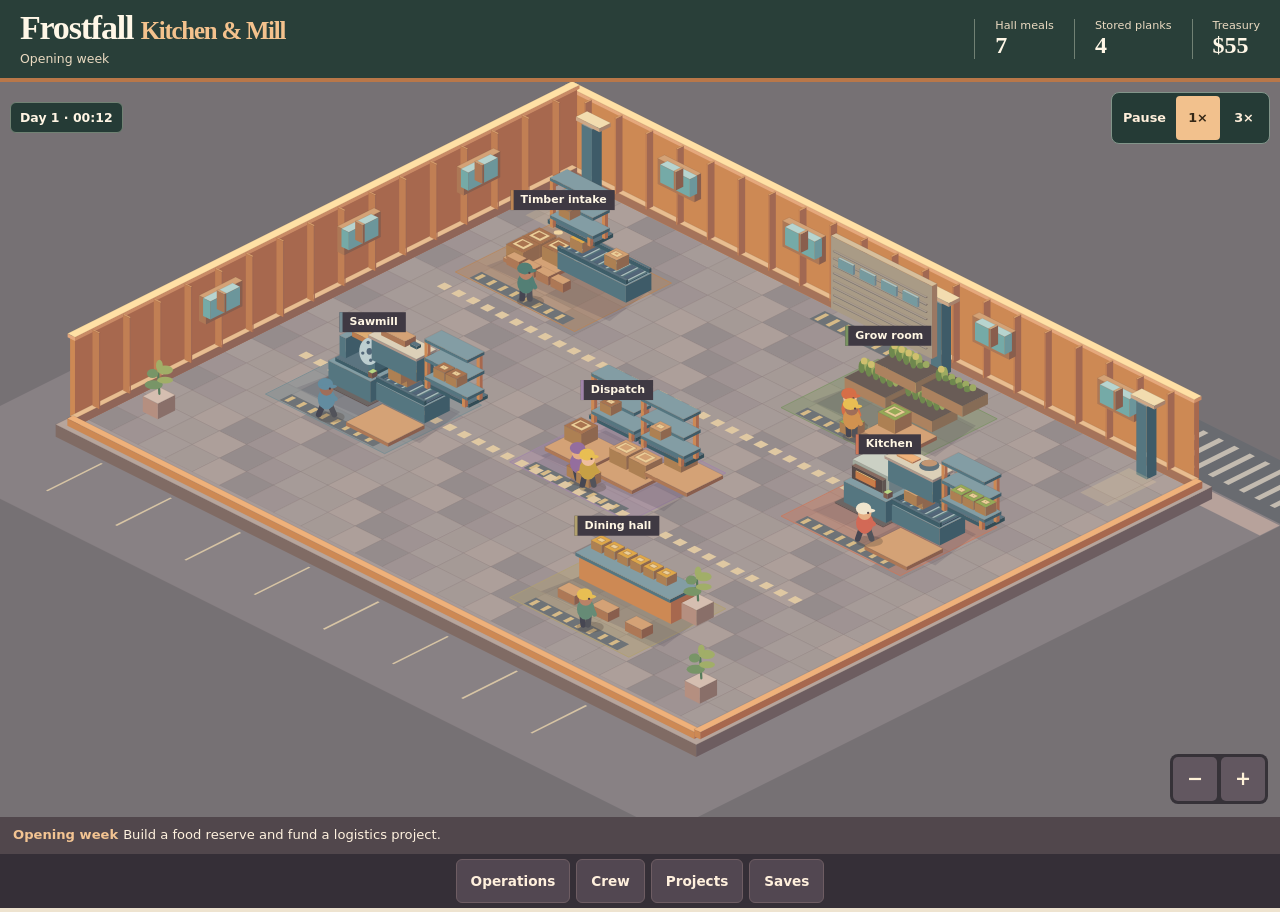
<file: frostfall-kitchen/works/index.html>
<!doctype html>
<html lang="en">
<head>
  <meta charset="utf-8">
  <meta name="viewport" content="width=device-width, initial-scale=1">
  <meta name="theme-color" content="#293b38">
  <title>Frostfall Kitchen &amp; Mill</title>
  <link rel="stylesheet" href="styles.css">
  <script type="module" src="main.mjs"></script>
</head>
<body>
  <header class="top">
    <div class="title"><h1>Frostfall <span>Kitchen &amp; Mill</span></h1><p id="season"></p></div>
    <dl class="balances" aria-label="Settlement stock">
      <div><dt>Hall meals</dt><dd id="meal-stock">–</dd></div>
      <div><dt>Stored planks</dt><dd id="plank-stock">–</dd></div>
      <div><dt>Treasury</dt><dd id="cash">–</dd></div>
    </dl>
  </header>
  <main class="dashboard">
    <section class="settlement" aria-label="Factory floor">
      <div class="map">
        <canvas id="settlement" aria-label="Isometric factory floor with selectable workstations and workers"></canvas>
        <p id="map-error" role="status" hidden>The factory view is unavailable in this browser. Use the site and crew lists to run the settlement.</p>
        <div class="map-status">
          <span id="map-time"></span>
          <div class="speed" role="group" aria-label="Game speed">
            <button type="button" data-speed="0" aria-label="Pause" aria-pressed="true">Pause</button>
            <button type="button" data-speed="1" aria-label="Normal speed" aria-pressed="false">1×</button>
            <button type="button" data-speed="3" aria-label="Triple speed" aria-pressed="false">3×</button>
          </div>
        </div>
        <div class="zoom" role="group" aria-label="Factory view zoom">
          <button type="button" data-action="zoom" data-id="-1" aria-label="Zoom out">−</button>
          <button type="button" data-action="zoom" data-id="1" aria-label="Zoom in">+</button>
        </div>
      </div>
      <div id="situation" class="situation"></div>
    </section>
    <section class="management" aria-label="Settlement management">
      <nav aria-label="Management panels">
        <button type="button" data-view="operations" aria-expanded="false" aria-controls="drawer">Operations</button>
        <button type="button" data-view="crew" aria-expanded="false" aria-controls="drawer">Crew</button>
        <button type="button" data-view="projects" aria-expanded="false" aria-controls="drawer">Projects</button>
        <button type="button" data-view="saves" aria-expanded="false" aria-controls="drawer">Saves</button>
      </nav>
      <div id="drawer" hidden>
        <div class="drawer-top"><button type="button" class="action secondary" data-action="close-drawer">Back to floor</button></div>
        <div id="panel"></div>
      </div>
    </section>
  </main>
</body>
</html>
</file>
<file: frostfall-compact/styles.css>
* { box-sizing: border-box; }
:root {
  color-scheme: light;
  --snow: #dbe7f2;
  --hud: #192638e8;
  --paper: #fffcf4;
  --ink: #1d2a3a;
  --edge: #d7e2eb;
  --left: max(10px, env(safe-area-inset-left));
  --right: max(10px, env(safe-area-inset-right));
  --bottom: max(11px, env(safe-area-inset-bottom));
}
html, body { margin: 0; width: 100%; height: 100%; overflow: hidden; background: var(--snow); }
body { font-family: Nunito, "Segoe UI", system-ui, sans-serif; color: var(--ink); }
[hidden] { display: none !important; }
button { font: inherit; cursor: pointer; }
button:focus-visible { outline: 2px solid #4b8ccc; outline-offset: 2px; }
.sr-only { position: absolute; width: 1px; height: 1px; overflow: hidden; clip-path: inset(50%); white-space: nowrap; }
#app { position: relative; isolation: isolate; width: 100%; height: 100vh; height: 100dvh; overflow: hidden; }
#world { position: absolute; inset: 0; overflow: hidden; touch-action: none; user-select: none; }
canvas { display: block; width: 100%; height: 100%; }
header {
  position: absolute; inset: calc(env(safe-area-inset-top) + 9px) var(--right) auto var(--left);
  display: flex; justify-content: space-between; align-items: flex-start; gap: 6px; pointer-events: none;
}
.toolbar { display: flex; gap: 5px; pointer-events: auto; }
.toolbar button, #stationMenu, #jobStatus {
  background: var(--hud); color: white; border: 1px solid #ffffffb8; border-radius: 10px;
  padding: 5px 9px; min-height: 44px; font-size: 13px; font-weight: 800; white-space: nowrap;
}
.toolbar button[aria-pressed="true"] { background: #284c73; outline: 1px solid #d5ecff; }
#settingsMenu, #pause { min-width: 43px; font-size: 17px; padding: 4px; }
.cash {
  display: flex; align-items: center; gap: 6px; min-height: 40px; border: 2px solid white;
  border-radius: 12px; background: var(--hud); color: white; padding: 4px 9px 4px 5px;
  font-weight: 850; font-size: clamp(16px, 4vw, 22px); font-variant-numeric: tabular-nums;
}
.bill { width: 27px; height: 19px; border: 2px solid #24742d; border-radius: 5px; background: #52b755; position: relative; }
.bill::after { content: ""; position: absolute; inset: 3px 7px; border: 1px solid #24742d; border-radius: 50%; }
.status {
  position: absolute; top: calc(env(safe-area-inset-top) + 56px); left: var(--left); right: var(--right);
  display: flex; align-items: flex-start; flex-wrap: wrap; gap: 5px; pointer-events: none;
}
.inventory, #jobStatus {
  background: var(--hud); color: #f3f8fc; border-radius: 9px; font-size: 11px; line-height: 1.25;
  min-height: 0; padding: 6px 8px; max-width: 100%;
}
#jobStatus { pointer-events: auto; overflow: hidden; text-overflow: ellipsis; }
#saveStatus { color: #ffd092; }
#labels { position: absolute; inset: 0; pointer-events: none; }
.place {
  position: absolute; transform: translate(-50%, -50%); pointer-events: auto;
  background: var(--hud); color: white; border: 1px solid #f8fbffdb; border-radius: 8px;
  min-height: 31px; white-space: nowrap; padding: 3px 5px; font-size: 9px; font-weight: 850; line-height: 1.05;
}
.place span { display: block; overflow: hidden; text-overflow: ellipsis; color: #d8e7f2; font-size: 8px; font-weight: 650; margin-top: 2px; }
.plot-marker { background: #664e28ef; }
#stick {
  position: absolute; left: var(--left); bottom: var(--bottom);
  width: 75px; height: 75px; border: 3px solid #ffffffb8; border-radius: 50%; background: #19263832;
}
#knob {
  position: absolute; left: 50%; top: 50%; width: 31px; height: 31px; margin: -15.5px;
  border-radius: 50%; background: #fbfdffff; box-shadow: 0 2px 6px #1d2a3a55; pointer-events: none;
}
#stationHud {
  position: absolute; left: calc(var(--left) + 82px); right: var(--right); bottom: var(--bottom);
  display: grid; justify-items: end; gap: 4px; pointer-events: none;
}
#hint { color: white; background: var(--hud); border-radius: 8px; padding: 5px 7px; font-size: 11px; }
#stationMenu { pointer-events: auto; min-height: 44px; }
#panel {
  position: absolute; right: var(--right); bottom: var(--bottom);
  width: min(510px, calc(100% - var(--left) - var(--right)));
  max-height: 44%; overflow: auto; overscroll-behavior: contain; touch-action: pan-y;
  border: 1px solid var(--edge); border-radius: 14px; background: var(--paper);
  box-shadow: 0 5px 18px #19263839;
}
.panel-title {
  position: sticky; top: 0; display: flex; align-items: center; justify-content: space-between; gap: 12px;
  padding: 6px 12px; background: var(--paper); border-bottom: 1px solid var(--edge); z-index: 1;
}
.panel-title h2 { margin: 0; font-size: 16px; }
#closePanel { border: 0; border-radius: 8px; background: #192638; color: white; font-weight: 800; min-height: 38px; padding: 4px 12px; }
#panelContent { color: #31475a; padding: 8px 12px 12px; font-size: 13px; line-height: 1.4; }
#panelContent p { margin: 5px 0; }
.actions { display: flex; flex-wrap: wrap; gap: 6px; }
.action, .helper button {
  border: 0; border-radius: 8px; background: #e2ecef; color: #243e52; text-align: left;
  padding: 6px 9px; min-height: 35px; font-size: 12px; font-weight: 800;
}
.action:disabled { opacity: .55; cursor: default; }
.action:hover:not(:disabled) { background: #d3e5ed; }
.action strong { color: #865e28; }
.helper { display: flex; flex-wrap: wrap; gap: 5px; margin: 5px 0; }
.helper button.active { background: #325878; color: white; }
#paused { position: absolute; inset: 0; display: grid; place-items: center; color: white; background: #19263855; font-weight: 850; pointer-events: none; }
.webgl-error { position: absolute; inset: 22% 12%; display: grid; align-content: center; text-align: center; gap: 8px; }
.webgl-error button { justify-self: center; }
@media (max-width: 540px) {
  .place { max-width: 59px; }
  .plot-marker { max-width: 110px; }
  #panel { left: var(--left); max-height: 48%; }
  .action, .helper button, #closePanel { min-height: 42px; }
}
@media (max-height: 500px) and (orientation: landscape) {
  #panel { left: auto; max-width: 54vw; max-height: 66%; }
}
@media (max-width: 360px) {
  .toolbar button { padding-inline: 6px; }
  #settingsMenu, #pause { min-width: 40px; }
  .bill { width: 22px; }
}
.station-details{margin:0 0 5px}.choice[aria-pressed=true]{background:#366f69;color:#fff}.choice[aria-pressed=true] small{color:#e3f5ec}
.action small,.market-note{font-size:10px;letter-spacing:0;color:inherit}.market-note{margin-left:6px}
#panelContent details{margin-top:6px}#panelContent summary{cursor:pointer;font-weight:800;color:#355e5b;padding:4px 0}
#panelContent details .actions{margin-top:4px}#panelContent button:focus-visible,.place:focus-visible{outline:2px solid #24546a;outline-offset:2px}

.fields{display:flex;gap:6px;flex-wrap:wrap;margin:5px 0}
.field{display:grid;gap:3px;font-weight:750;flex:0 1 auto;color:#355e5b}
.field select{min-height:34px;max-width:100%;color:#24445a;background:#fffdf4;border:1px solid #9ebeb3;border-radius:7px;padding:4px 6px;font:inherit}
.operation-card{border:1px solid #d5e9df;background:#f4faf4;border-radius:9px;padding:7px 8px;margin:4px 0}
.operation-card h3{font-size:12px;color:#24445a;margin:0 0 3px}.operation-card p{margin:2px 0 4px}
.offer-list{display:grid;grid-template-columns:repeat(auto-fit,minmax(133px,1fr));gap:5px}
.payment{color:#355e5b;font-weight:800;margin:4px 0}
#panelContent summary{min-height:29px}

.blueprint-card progress{width:min(100%,190px);height:12px;accent-color:#548977}
.build-list .operation-card{margin:0}

.feature-choice{display:flex;justify-content:space-between;align-items:center;gap:12px;min-height:44px;border-top:1px solid #d5e9df;padding:6px 3px;color:#315d59}
.feature-choice span{display:grid;gap:3px}.feature-choice small{font:inherit;color:#55756c}
.feature-choice input{width:19px;height:19px;accent-color:#366f69;flex:none}
.feature-list{margin-top:5px}
.camp-stock{width:100%;margin:6px 0;border-collapse:collapse;font-variant-numeric:tabular-nums}
.camp-stock th,.camp-stock td{padding:5px 4px;border-bottom:1px solid #d5e9df;text-align:right}
.camp-stock th:first-child{text-align:left;color:#315d59}

.work-queue{margin:5px 0;padding-left:1.4em}.work-queue li{margin:3px 0}.work-queue .action{margin-left:8px}
</file>
<file: frostfall-kitchen/works/styles.css>
:root {
  color-scheme: light;
  --ink: #223932;
  --muted: #53635a;
  --paper: #f9f3e6;
  --line: #d8cbb4;
  --light: #fffaf1;
  --green: #315e52;
  --burnt: #914729;
  --shadow: #25362d26;
  font-family: "Trebuchet MS", system-ui, sans-serif;
}
* { box-sizing: border-box; }
[hidden] { display: none !important; }
body { margin: 0; min-width: 280px; background: #eee3cf; color: var(--ink); }
button, select, textarea { font: inherit; }
button, select { cursor: pointer; min-height: 44px; }
button:focus-visible, select:focus-visible, a:focus-visible, textarea:focus-visible {
  outline: 3px solid #b56832; outline-offset: 2px;
}
button:disabled { cursor: default; opacity: .52; }
a { color: #295b4f; text-underline-offset: .2em; }
.top {
  background: #293f39; color: #fff7e7; display: flex; align-items: center; justify-content: space-between;
  min-height: 70px; gap: 14px; padding: 10px max(20px, env(safe-area-inset-right)) 10px max(20px, env(safe-area-inset-left));
  border-bottom: 4px solid #b97749;
}
.title h1 { margin: 0; font: bold clamp(22px, 3vw, 34px)/1.04 Georgia, serif; letter-spacing: -.035em; }
.title h1 span { font-size: .73em; color: #f4c28d; white-space: nowrap; }
.title p { color: #eadac1; margin: 5px 0 0; font-size: .78rem; }
.balances { display: flex; align-items: center; gap: clamp(7px, 1.6vw, 20px); margin: 0; }
.balances div { border-left: 1px solid #718174; padding-left: clamp(7px, 1.6vw, 20px); }
.balances dt { font-size: .7rem; color: #eadac1; white-space: nowrap; }
.balances dd { margin: 0; font: bold clamp(17px, 2.4vw, 24px) Georgia, serif; }
.dashboard { position: relative; min-height: calc(100dvh - 70px); }
.settlement { min-width: 0; }
.map {
  position: relative; height: max(500px, calc(100dvh - 165px)); overflow: hidden;
  background: #767174;
}
canvas { display: block; width: 100%; height: 100%; touch-action: manipulation; }
canvas.zoomed { touch-action: none; cursor: grab; }
canvas.zoomed:active { cursor: grabbing; }
.zoom {
  position: absolute; right: 12px; bottom: 13px; display: flex; gap: 4px;
  border-radius: 8px; padding: 3px; background: #302c33e8;
}
.zoom button {
  min-width: 44px; min-height: 44px; border: 0; border-radius: 5px;
  background: #625760; color: #fff2d8; font-size: 1.2rem; font-weight: bold;
}
#map-error { position: absolute; inset: 15% 12% auto; padding: 14px; background: var(--light); border-radius: 8px; }
.map-status {
  position: absolute; inset: 10px 10px auto; display: flex; align-items: center;
  justify-content: space-between; gap: 8px; pointer-events: none;
}
#map-time {
  padding: 7px 9px; background: #253b36; color: #fff5e4; border: 1px solid #718274; border-radius: 6px;
  font-size: .78rem; font-weight: bold; font-variant-numeric: tabular-nums;
}
.speed {
  display: flex; gap: 2px; padding: 3px; border: 1px solid #82958a; border-radius: 8px;
  background: #253b36; pointer-events: auto;
}
.speed button {
  border: 0; border-radius: 4px; background: none; color: #ffefdb;
  min-height: 44px; min-width: 44px; padding: 0 8px; font-size: .8rem; font-weight: bold;
}
.speed button[aria-pressed="true"] { background: #f2c18d; color: #352817; }
.situation {
  padding: 6px 13px; min-height: 37px; background: #51474c; color: #fff2df;
  font-size: .82rem; line-height: 1.35; display: flex; align-items: center; gap: .38em; flex-wrap: wrap;
}
.situation strong { color: #f3c492; }
.management { background: #352f37; }
.management nav {
  display: flex; justify-content: center; gap: 6px; padding: 5px 10px max(5px, env(safe-area-inset-bottom));
}
.management nav button {
  background: #524751; border: 1px solid #6e5d63; border-radius: 6px; padding: 2px 14px;
  color: #fff0dd; font-weight: bold; font-size: .85rem;
}
.management nav button[aria-expanded="true"] { background: #e8b284; color: #382929; }
#drawer {
  position: absolute; right: 12px; top: 65px; width: min(380px, 36vw); z-index: 2;
  background: var(--paper); border: 1px solid #b5a295; border-radius: 9px;
  box-shadow: 0 6px 26px #261f2699;
}
.drawer-top { display: flex; justify-content: end; padding: 6px 9px 0; }
#panel { padding: 9px 13px 13px; max-height: calc(100dvh - 274px); overflow-y: auto; scrollbar-width: thin; }
h2, h3 { font-family: Georgia, serif; line-height: 1.13; }
h2 { font-size: 1.43rem; margin: 0 0 5px; }
h3 { font-size: 1.06rem; margin: 0 0 5px; }
p { line-height: 1.4; }
.note { color: var(--muted); margin: 4px 0 9px; font-size: .83rem; }
.alert-text { color: var(--burnt); font-weight: bold; }
.box { padding: 10px; margin: 10px 0; border: 1px solid var(--line); background: var(--light); border-radius: 8px; }
.box:last-child { margin-bottom: 0; }
.stack { display: grid; gap: 7px; }
.inline, .buttons { display: flex; flex-wrap: wrap; gap: 6px; align-items: center; justify-content: space-between; }
.buttons { justify-content: flex-start; }
button.action {
  background: var(--green); color: var(--light); border: 1px solid var(--green);
  border-radius: 7px; padding: 5px 9px; font-size: .84rem; font-weight: bold;
}
button.action.secondary { color: var(--green); background: #f6ead6; border-color: #cabb9e; }
.grid { display: grid; grid-template-columns: 1fr 1fr; gap: 6px; }
.tile {
  background: var(--light); color: var(--ink); border: 1px solid var(--line); border-radius: 7px;
  text-align: left; padding: 6px 8px; line-height: 1.2;
}
.tile strong, .tile small { display: block; }
.tile small { margin-top: 3px; color: var(--muted); font-size: .72rem; }
.tile[aria-pressed="true"] { border-color: #568374; background: #e5ecdf; }
.setting {
  display: grid; grid-template-columns: minmax(0, 1fr) minmax(118px, 1fr); align-items: center; gap: 6px;
  font-size: .83rem; font-weight: bold;
}
select { min-width: 0; width: 100%; border-radius: 6px; border: 1px solid #a9ac96; background: #fffcf3; color: var(--ink); padding: 5px; }
.metric-list, .stock-list { margin: 6px 0; }
.metric-list div, .stock-list div { display: flex; justify-content: space-between; gap: 8px; padding: 3px 0; font-size: .83rem; }
.metric-list dd, .stock-list dd { margin: 0; text-align: right; font-variant-numeric: tabular-nums; }
.stock-list small { color: var(--muted); }
progress { display: block; width: 100%; accent-color: var(--green); height: 10px; margin: 5px 0; }
.cost { font-size: .78rem; color: var(--muted); }
textarea {
  width: 100%; min-height: 80px; resize: vertical; padding: 8px;
  border: 1px solid #a9ac96; background: #fffcf3; color: var(--ink); border-radius: 6px;
}
@media (max-width: 720px) {
  .map { height: max(356px, calc(100dvh - 171px)); }
  .top { min-height: 57px; padding: 7px 9px; gap: 5px; }
  .title h1 span { display: block; }
  .title p { display: none; }
  .balances dt { font-size: .64rem; }
  .map-status { inset: 6px 6px auto; }
  .situation { font-size: .76rem; }
  .management nav button { flex: 1; padding: 2px 5px; }
  #drawer { top: auto; bottom: 57px; right: 6px; left: 6px; width: auto; }
  #panel { max-height: 43dvh; }
}
.link-button {
  background: transparent; color: #ffe1aa; border: 0; padding: 0 7px;
  font-size: inherit; font-weight: bold; text-decoration: underline; text-underline-offset: .2em;
}

.subheading { margin-top: 16px; }
</file>
